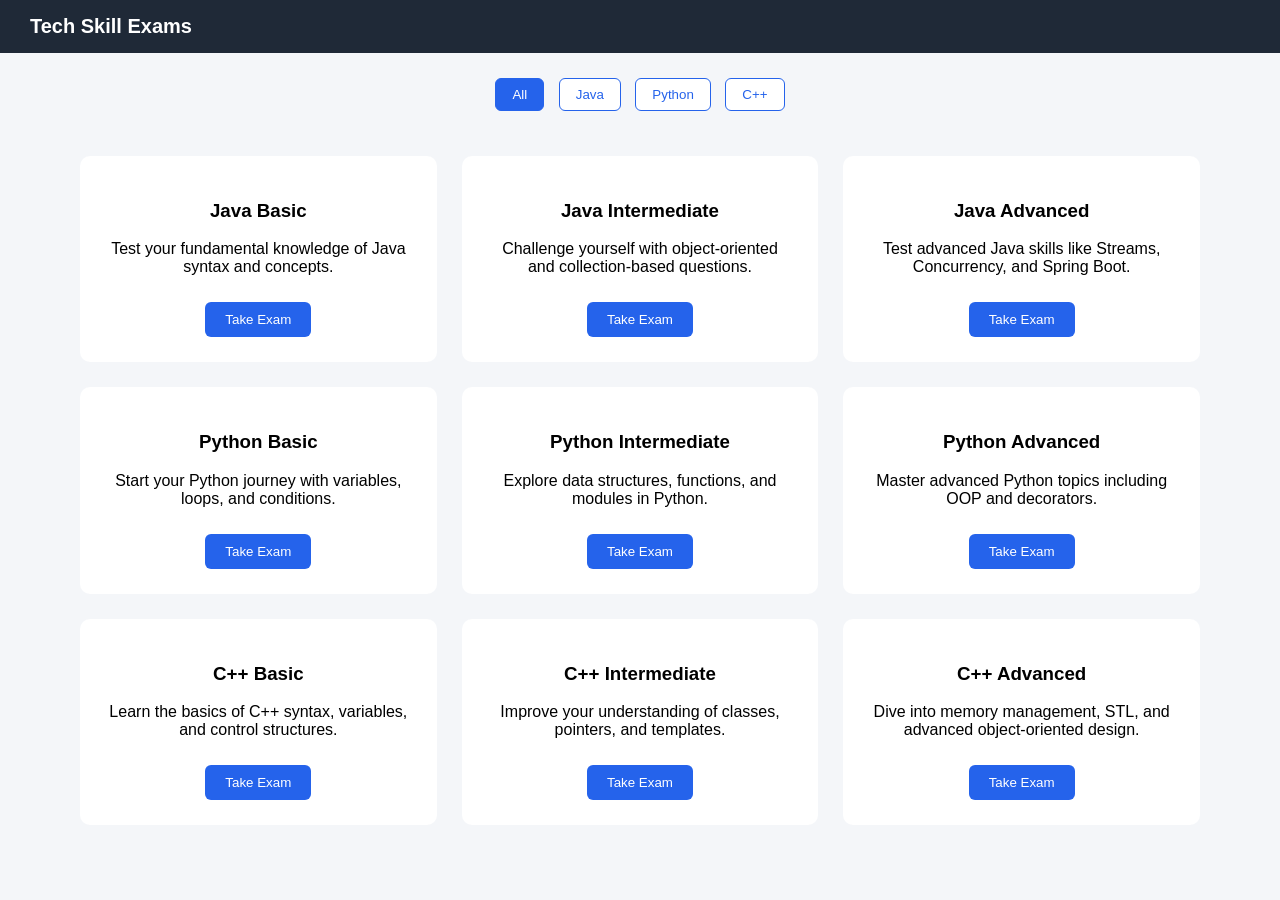
<file: index.html>
<!DOCTYPE html>
<html>

<head>
    <title>Tech Skill Exams</title>
    <link rel="stylesheet" href="style.css">
</head>

<body>

    <div class="header">Tech Skill Exams</div>

    <div class="filter">
        <button class="active" onclick="filterExam('all')">All</button>
        <button onclick="filterExam('java')">Java</button>
        <button onclick="filterExam('python')">Python</button>
        <button onclick="filterExam('cpp')">C++</button>
    </div>

    <div class="grid">

        <!-- Java -->
        <div class="card" data-type="java">
            <h3>Java Basic</h3>
            <p>Test your fundamental knowledge of Java syntax and concepts.</p>
            <button onclick="start('java_basic')">Take Exam</button>
        </div>

        <div class="card" data-type="java">
            <h3>Java Intermediate</h3>
            <p>Challenge yourself with object-oriented and collection-based questions.</p>
            <button onclick="start('java_intermediate')">Take Exam</button>
        </div>

        <div class="card" data-type="java">
            <h3>Java Advanced</h3>
            <p>Test advanced Java skills like Streams, Concurrency, and Spring Boot.</p>
            <button onclick="start('java_advanced')">Take Exam</button>
        </div>

        <!-- Python -->
        <div class="card" data-type="python">
            <h3>Python Basic</h3>
            <p>Start your Python journey with variables, loops, and conditions.</p>
            <button onclick="start('python_basic')">Take Exam</button>
        </div>

        <div class="card" data-type="python">
            <h3>Python Intermediate</h3>
            <p>Explore data structures, functions, and modules in Python.</p>
            <button onclick="start('python_intermediate')">Take Exam</button>
        </div>

        <div class="card" data-type="python">
            <h3>Python Advanced</h3>
            <p>Master advanced Python topics including OOP and decorators.</p>
            <button onclick="start('python_advanced')">Take Exam</button>
        </div>

        <!-- C++ -->
        <div class="card" data-type="cpp">
            <h3>C++ Basic</h3>
            <p>Learn the basics of C++ syntax, variables, and control structures.</p>
            <button onclick="start('cpp_basic')">Take Exam</button>
        </div>

        <div class="card" data-type="cpp">
            <h3>C++ Intermediate</h3>
            <p>Improve your understanding of classes, pointers, and templates.</p>
            <button onclick="start('cpp_intermediate')">Take Exam</button>
        </div>

        <div class="card" data-type="cpp">
            <h3>C++ Advanced</h3>
            <p>Dive into memory management, STL, and advanced object-oriented design.</p>
            <button onclick="start('cpp_advanced')">Take Exam</button>
        </div>

    </div>

    <script>
        function start(type) {
            localStorage.setItem("examType", type);
            window.location.href = "exam.html";
        }

        function filterExam(type) {
            let cards = document.querySelectorAll(".card");
            let buttons = document.querySelectorAll(".filter button");

            // active button
            buttons.forEach(btn => btn.classList.remove("active"));
            event.target.classList.add("active");

            cards.forEach(card => {
                if (type === "all") {
                    card.style.display = "block";
                } else {
                    card.style.display =
                        card.dataset.type === type ? "block" : "none";
                }
            });
        }
    </script>

</body>

</html>
</file>
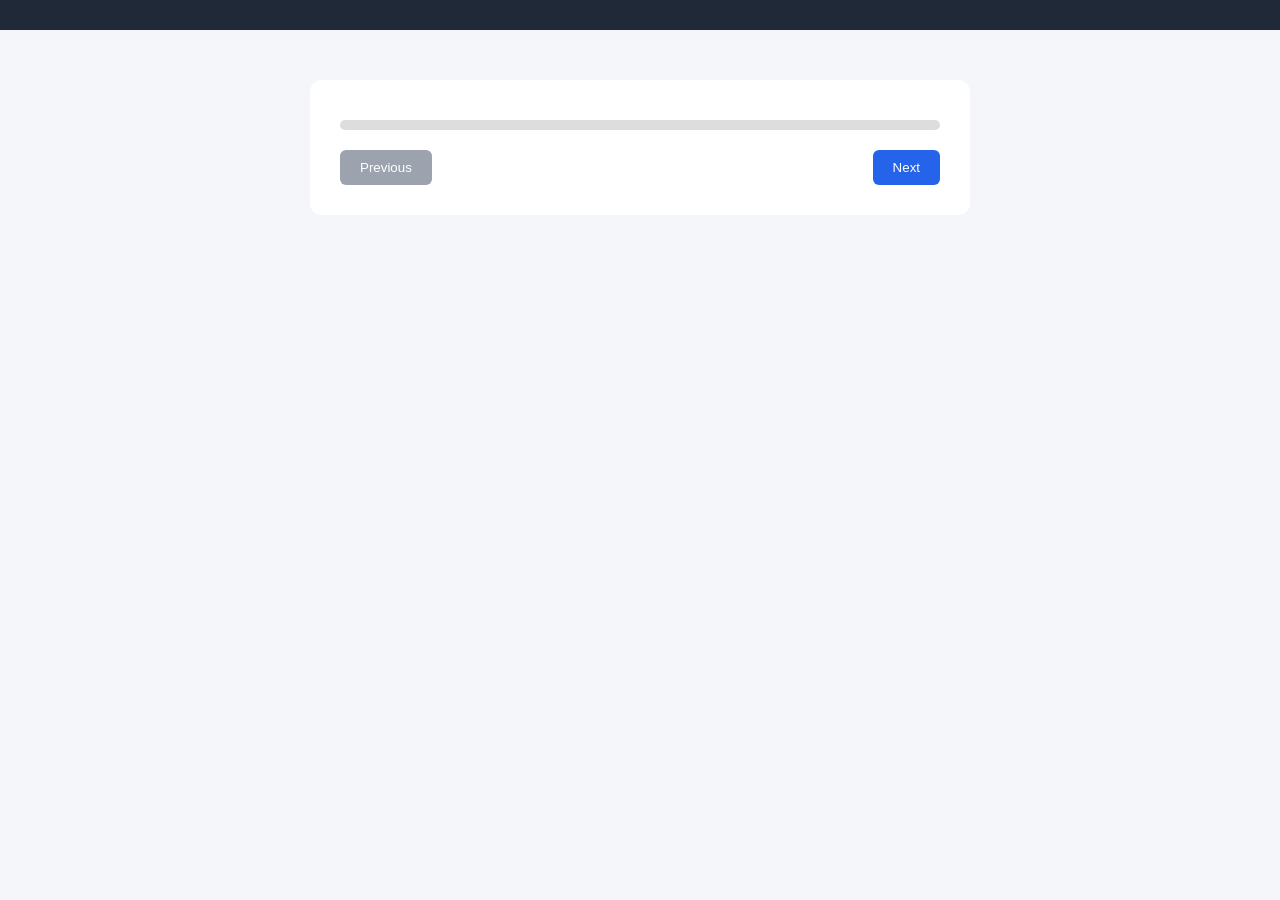
<file: exam.html>
<!DOCTYPE html>
<html>

<head>
    <title>Exam</title>
    <link rel="stylesheet" href="style.css">
</head>

<body>

    <div class="header" id="title"></div>

    <div class="exam-box">

        <div class="top">
            <span id="progressText"></span>
            <span id="percent"></span>
        </div>

        <div class="progress-bar">
            <div id="progressBar"></div>
        </div>

        <h2 id="question"></h2>

        <div id="answers"></div>

        <div class="nav">
            <button class="prev" onclick="prev()">Previous</button>
            <button class="next" onclick="next()">Next</button>
        </div>

    </div>

    <script src="data.js"></script>
    <script>
        let exam = exams[localStorage.getItem("examType")];
        let current = 0;
        let answers = new Array(exam.length).fill(null);

        function load() {
            let q = exam[current];

            document.getElementById("progressText").innerText =
                `Question ${current + 1} / ${exam.length}`;

            let percent = Math.round((current + 1) / exam.length * 100);
            document.getElementById("percent").innerText = percent + "%";
            document.getElementById("progressBar").style.width = percent + "%";

            document.getElementById("question").innerText = q.question;

            let html = "";
            q.options.forEach((opt, i) => {
                html += `
            <div class="option ${answers[current] == i ? 'selected' : ''}"
                 onclick="choose(${i})">
                ${opt}
            </div>
        `;
            });

            document.getElementById("answers").innerHTML = html;
        }

        function choose(i) {
            answers[current] = i;
            load();
        }

        function next() {

            // ❗ chưa chọn đáp án
            if (answers[current] === null) {
                alert("Please select an answer before continuing!");
                return;
            }

            if (current < exam.length - 1) {
                current++;
                load();
            } else {
                localStorage.setItem("answers", JSON.stringify(answers));
                window.location.href = "result.html";
            }
        }

        function prev() {
            if (current > 0) {
                current--;
                load();
            }
        }

        load();

        const examType = localStorage.getItem("examType");

        // convert key -> title đẹp
        function formatTitle(type) {
            return type
                .replace("_", " ")
                .replace(/\b\w/g, c => c.toUpperCase()) + " Exam";
        }

        document.getElementById("title").innerText = formatTitle(examType);
    </script>

</body>

</html>
</file>
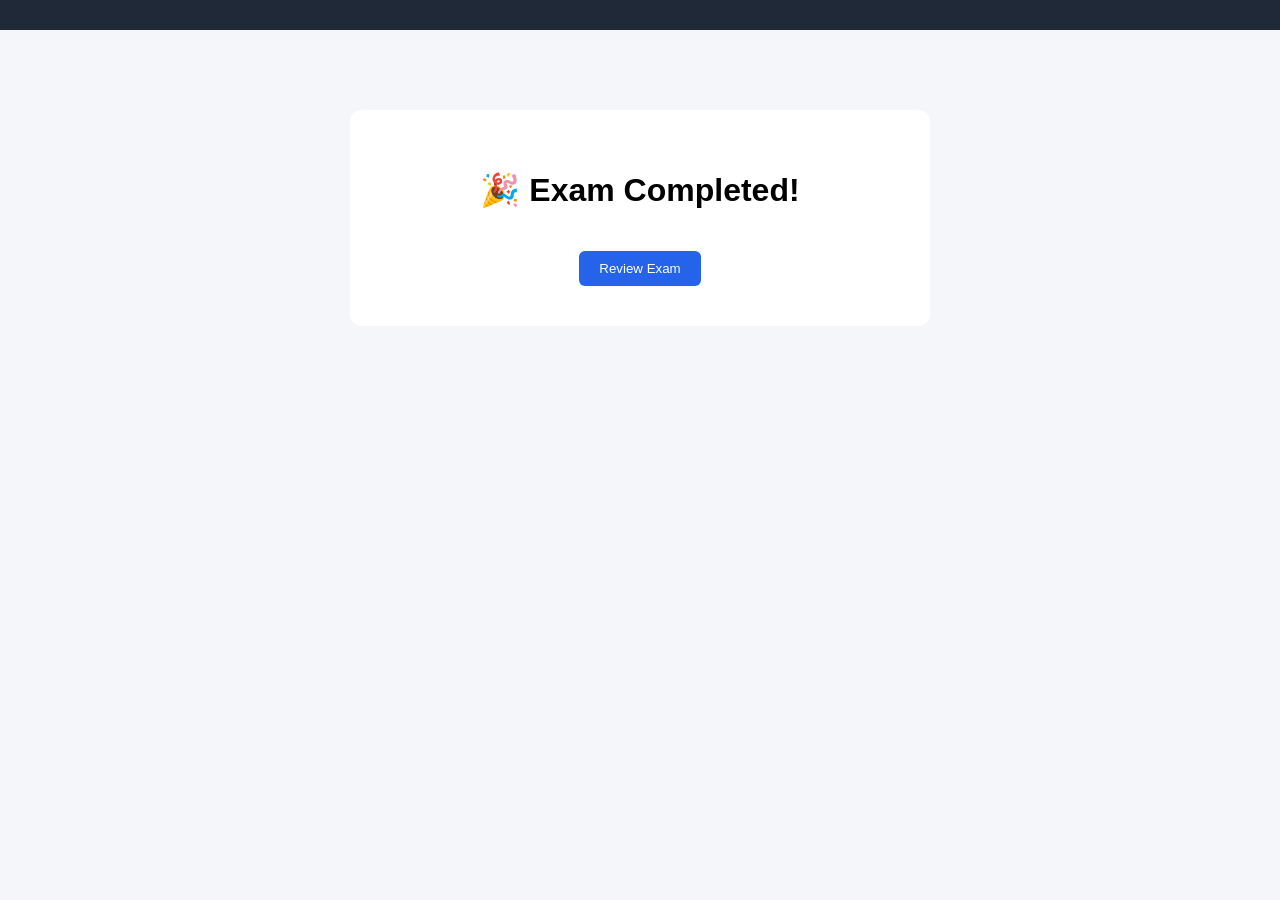
<file: result.html>
<!DOCTYPE html>
<html>

<head>
    <title>Result</title>
    <link rel="stylesheet" href="style.css">
</head>

<body>

    <div class="header" id="title"></div>

    <div class="result-box">
        <h1>🎉 Exam Completed!</h1>
        <p id="score"></p>
        <p id="percent"></p>

        <button onclick="review()">Review Exam</button>
    </div>

    <script src="data.js"></script>
    <script>
        let exam = exams[localStorage.getItem("examType")];
        let ans = JSON.parse(localStorage.getItem("answers"));

        let correct = 0;
        exam.forEach((q, i) => {
            if (q.answer === ans[i]) correct++;
        });

        document.getElementById("score").innerText =
            `Your Score: ${correct} / ${exam.length}`;

        document.getElementById("percent").innerText =
            `Percentage: ${correct * 10}%`;

        function review() {
            window.location.href = "review.html";
        }

        const examType = localStorage.getItem("examType");

        // convert key -> title đẹp
        function formatTitle(type) {
            return type
                .replace("_", " ")
                .replace(/\b\w/g, c => c.toUpperCase()) + " Exam";
        }

        document.getElementById("title").innerText = formatTitle(examType);
    </script>

</body>

</html>
</file>
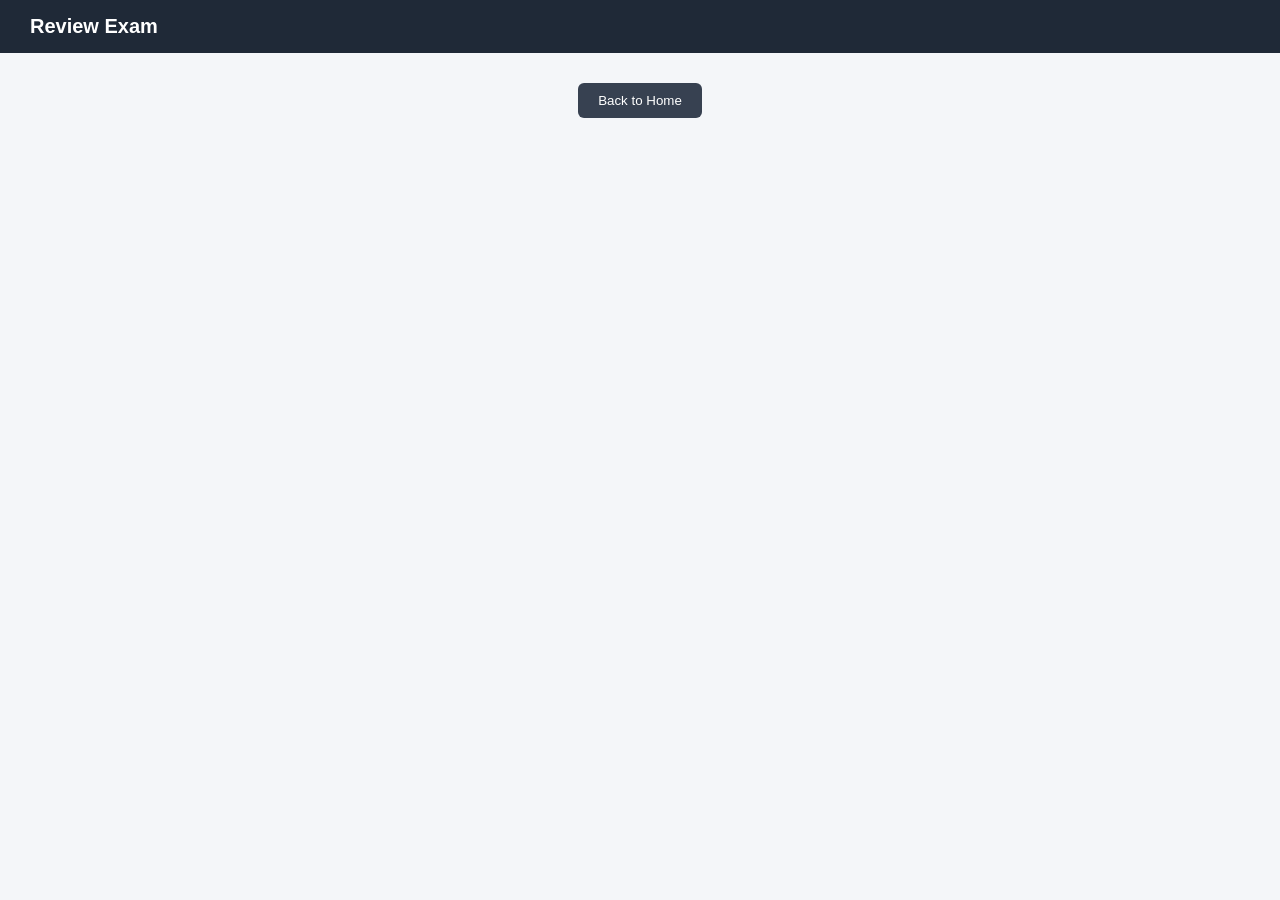
<file: review.html>
<!DOCTYPE html>
<html>

<head>
    <title>Review</title>
    <link rel="stylesheet" href="style.css">
</head>

<body>

    <div class="header">Review Exam</div>

    <div id="reviewContainer"></div>

    <script src="data.js"></script>
    <script>
        let exam = exams[localStorage.getItem("examType")];
        let answers = JSON.parse(localStorage.getItem("answers"));

        let html = "";

        exam.forEach((q, index) => {

            html += `
    <div class="exam-box">
        <div class="top">
            <span>Question ${index + 1} / ${exam.length}</span>
        </div>

        <h2>${q.question}</h2>
    `;

            q.options.forEach((opt, i) => {

                let className = "option";
                let icon = "";

                // đúng
                if (i === q.answer) {
                    className += " correct";
                    icon = " ✔";
                }

                // user chọn sai
                if (i === answers[index] && i !== q.answer) {
                    className += " wrong";
                    icon = " ✖";
                }

                html += `
            <div class="${className}">
                ${opt} ${icon}
            </div>
        `;
            });

            html += `</div>`;
        });

        document.getElementById("reviewContainer").innerHTML = html;
    </script>
    <div style="text-align:center; margin: 30px;">
        <button onclick="goHome()" class="back-btn">Back to Home</button>
    </div>

    <script>
        function goHome() {
            window.location.href = "index.html";
        }
    </script>
</body>

</html>
</file>
<file: style.css>
body {
    margin: 0;
    font-family: Arial;
    background: #f4f6f9;
}

/* HEADER */
.header {
    background: #1f2937;
    color: white;
    padding: 15px 30px;
    font-size: 20px;
    font-weight: bold;
}

/* FILTER */
.filter {
    text-align: center;
    margin: 20px;
}

.filter button {
    margin: 5px;
    padding: 8px 16px;
    border-radius: 6px;
    border: 1px solid #2563eb;
    background: white;
    color: #2563eb;
}

.filter .active {
    background: #2563eb;
    color: white;
}

/* GRID */
.grid {
    display: grid;
    grid-template-columns: repeat(3, 1fr);
    gap: 25px;
    padding: 20px 80px;
}

.card {
    background: white;
    padding: 25px;
    border-radius: 10px;
    text-align: center;
}

.card button {
    margin-top: 10px;
    padding: 10px 20px;
    background: #2563eb;
    color: white;
    border: none;
    border-radius: 6px;
}

/* EXAM */
.exam-box {
    width: 600px;
    margin: 50px auto;
    background: white;
    padding: 30px;
    border-radius: 12px;
}

.top {
    display: flex;
    justify-content: space-between;
}

.progress-bar {
    height: 10px;
    background: #ddd;
    border-radius: 10px;
    margin: 10px 0;
}

#progressBar {
    height: 10px;
    background: #2563eb;
    border-radius: 10px;
    width: 0%;
}

/* OPTIONS */
.option {
    border: 1px solid #ccc;
    padding: 12px;
    margin: 10px 0;
    border-radius: 8px;
    cursor: pointer;
}

.option.selected {
    background: #2563eb;
    color: white;
}

/* NAV */
.nav {
    display: flex;
    justify-content: space-between;
    margin-top: 20px;
}

.prev {
    background: #9ca3af;
    color: white;
    padding: 10px 20px;
    border: none;
    border-radius: 6px;
}

.next {
    background: #2563eb;
    color: white;
    padding: 10px 20px;
    border: none;
    border-radius: 6px;
}

/* RESULT */
.result-box {
    width: 500px;
    margin: 80px auto;
    background: white;
    padding: 40px;
    border-radius: 12px;
    text-align: center;
}

.result-box button {
    margin-top: 20px;
    padding: 10px 20px;
    background: #2563eb;
    color: white;
    border: none;
    border-radius: 6px;
}

/* ANSWER FEEDBACK */
.correct {
    background: #d1fae5;
    border: 1px solid #10b981;
    color: #065f46;
    font-weight: bold;
}

.wrong {
    background: #fee2e2;
    border: 1px solid #ef4444;
    color: #7f1d1d;
    font-weight: bold;
}

.back-btn {
    padding: 10px 20px;
    background: #374151;
    color: white;
    border: none;
    border-radius: 6px;
    cursor: pointer;
}

.back-btn:hover {
    background: #111827;
}
</file>
